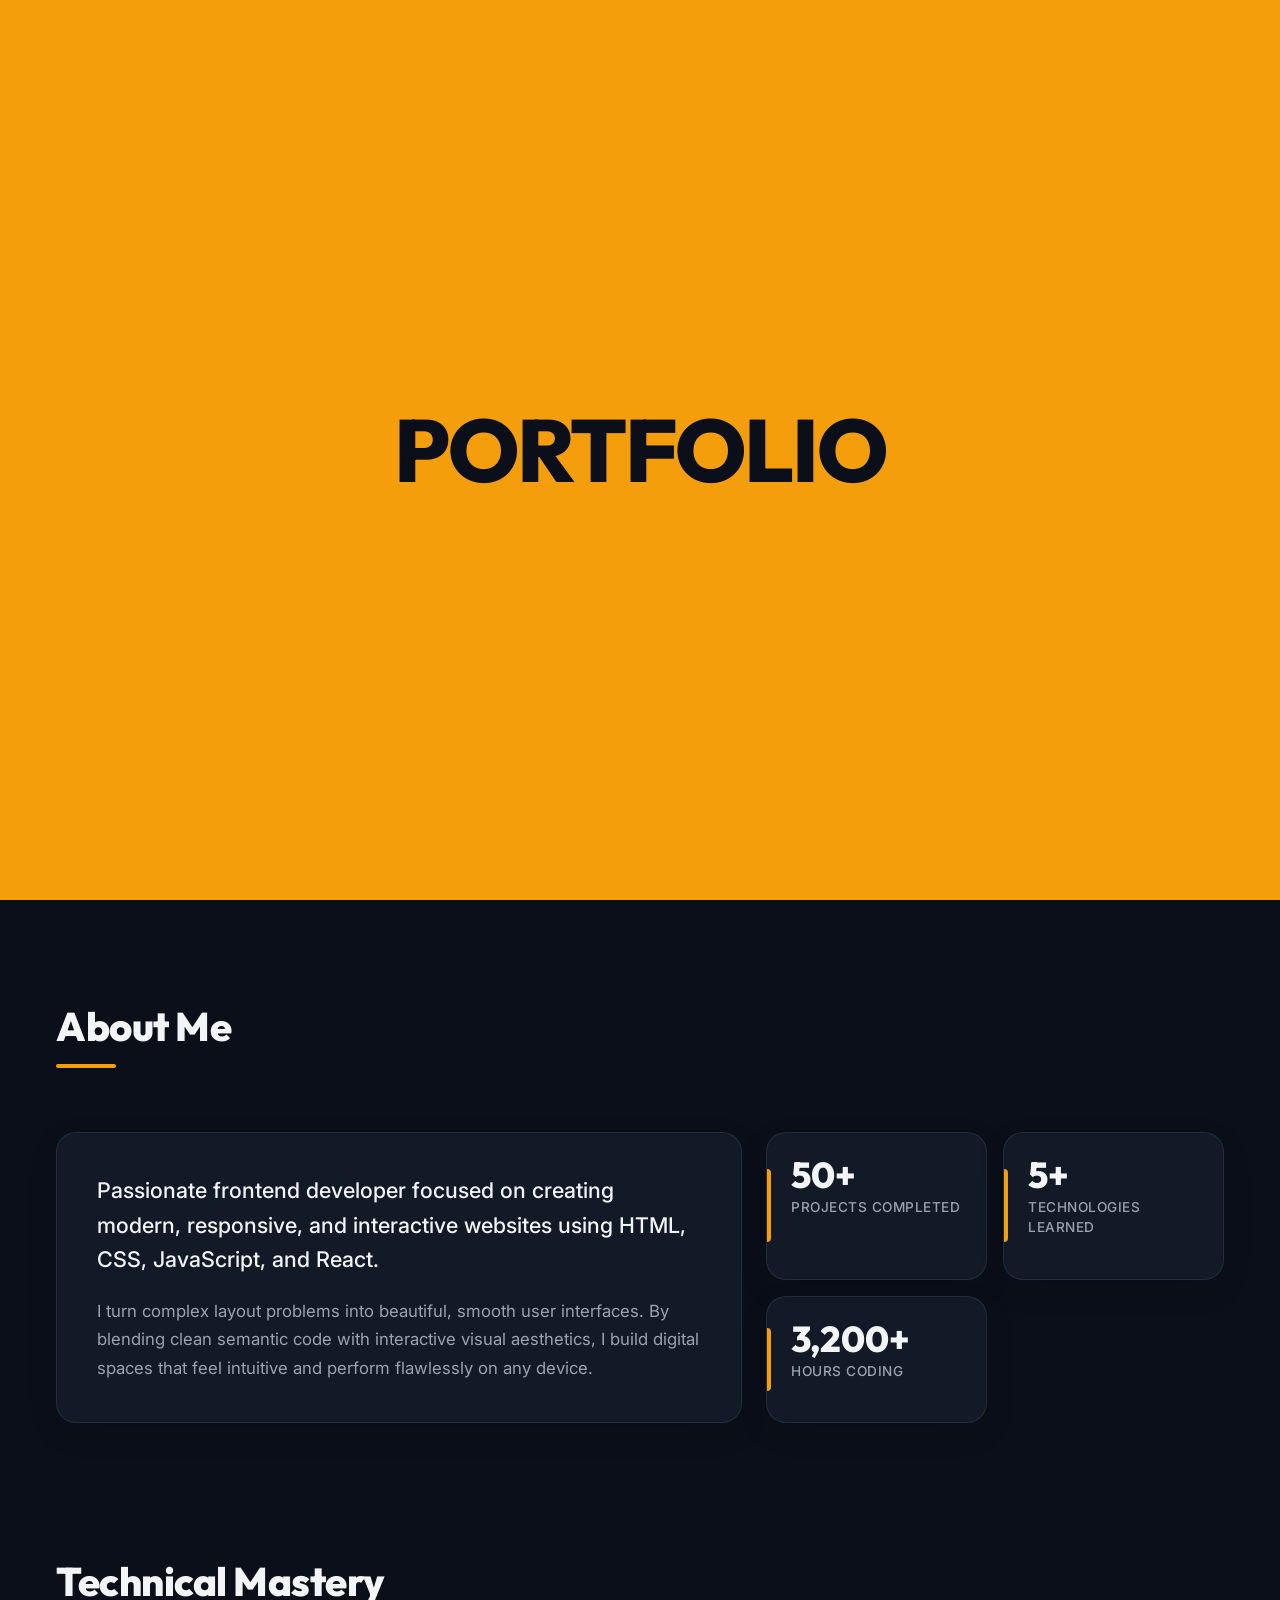
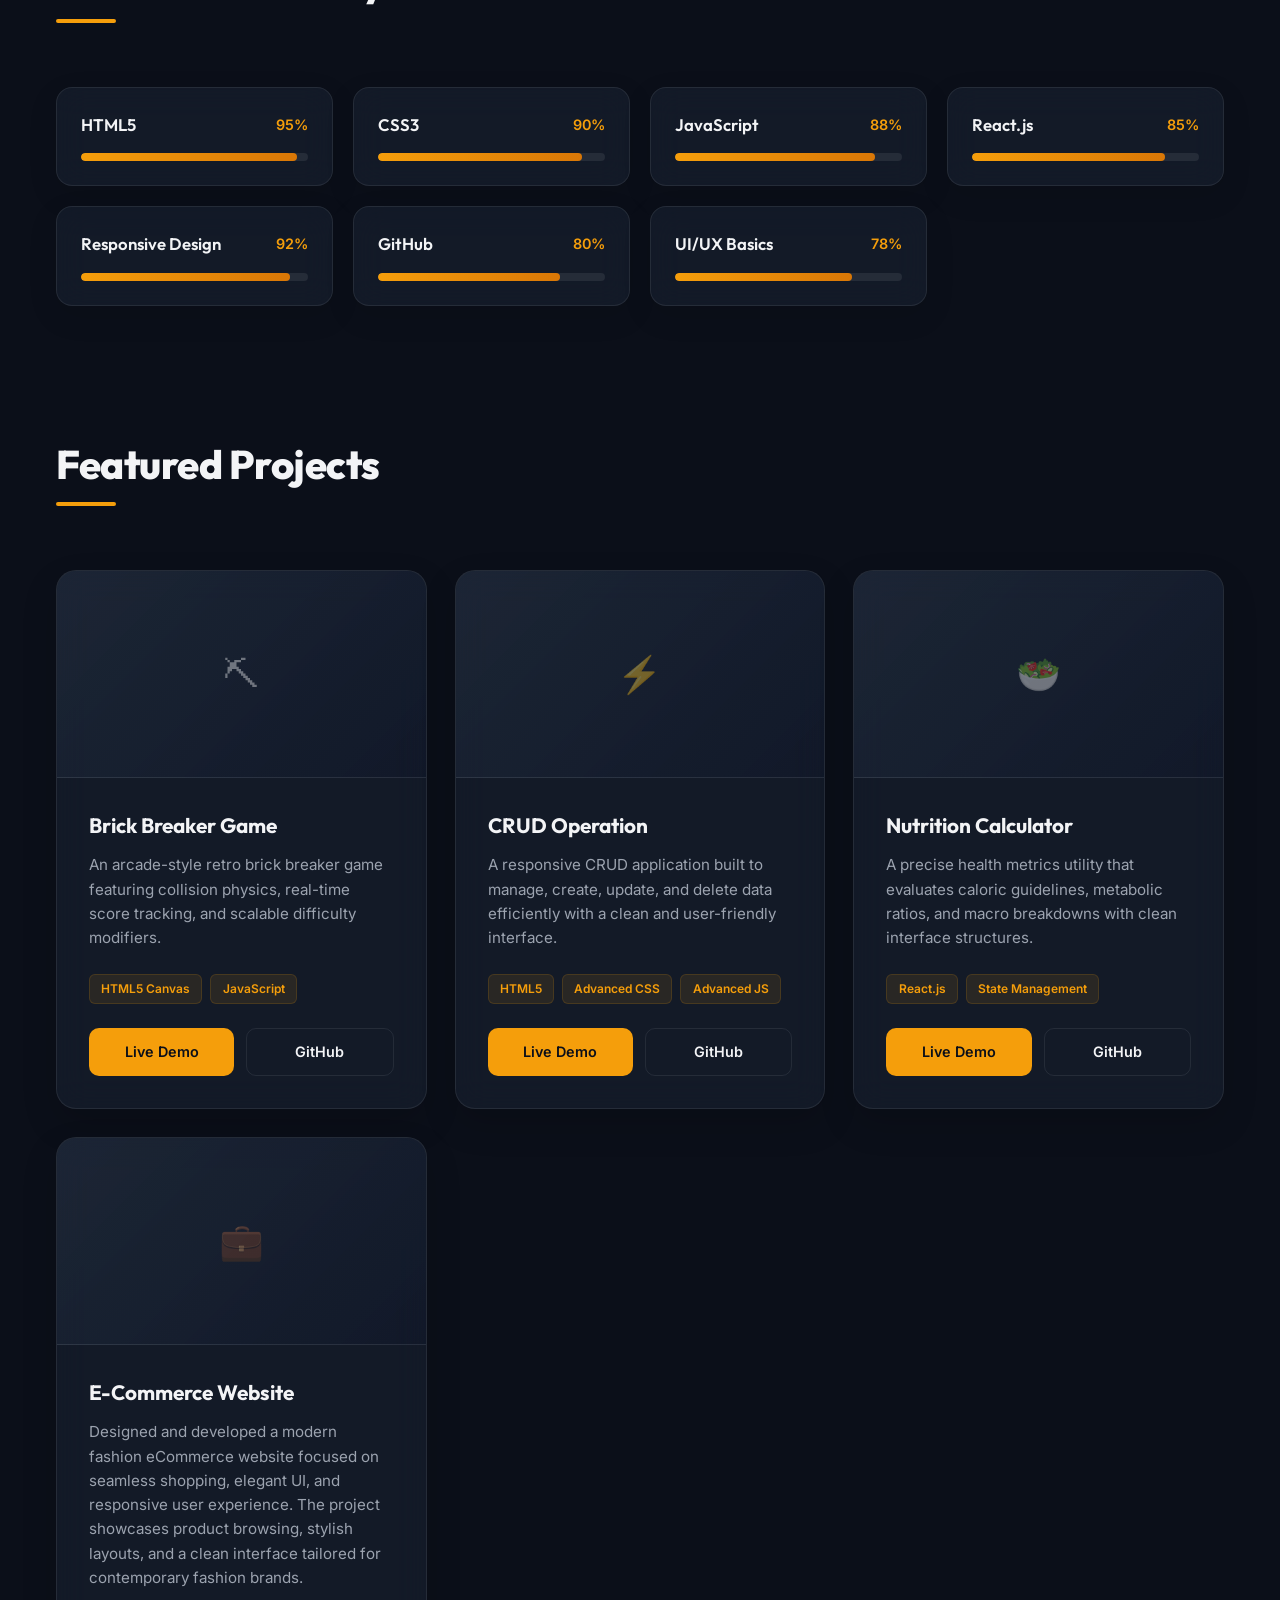
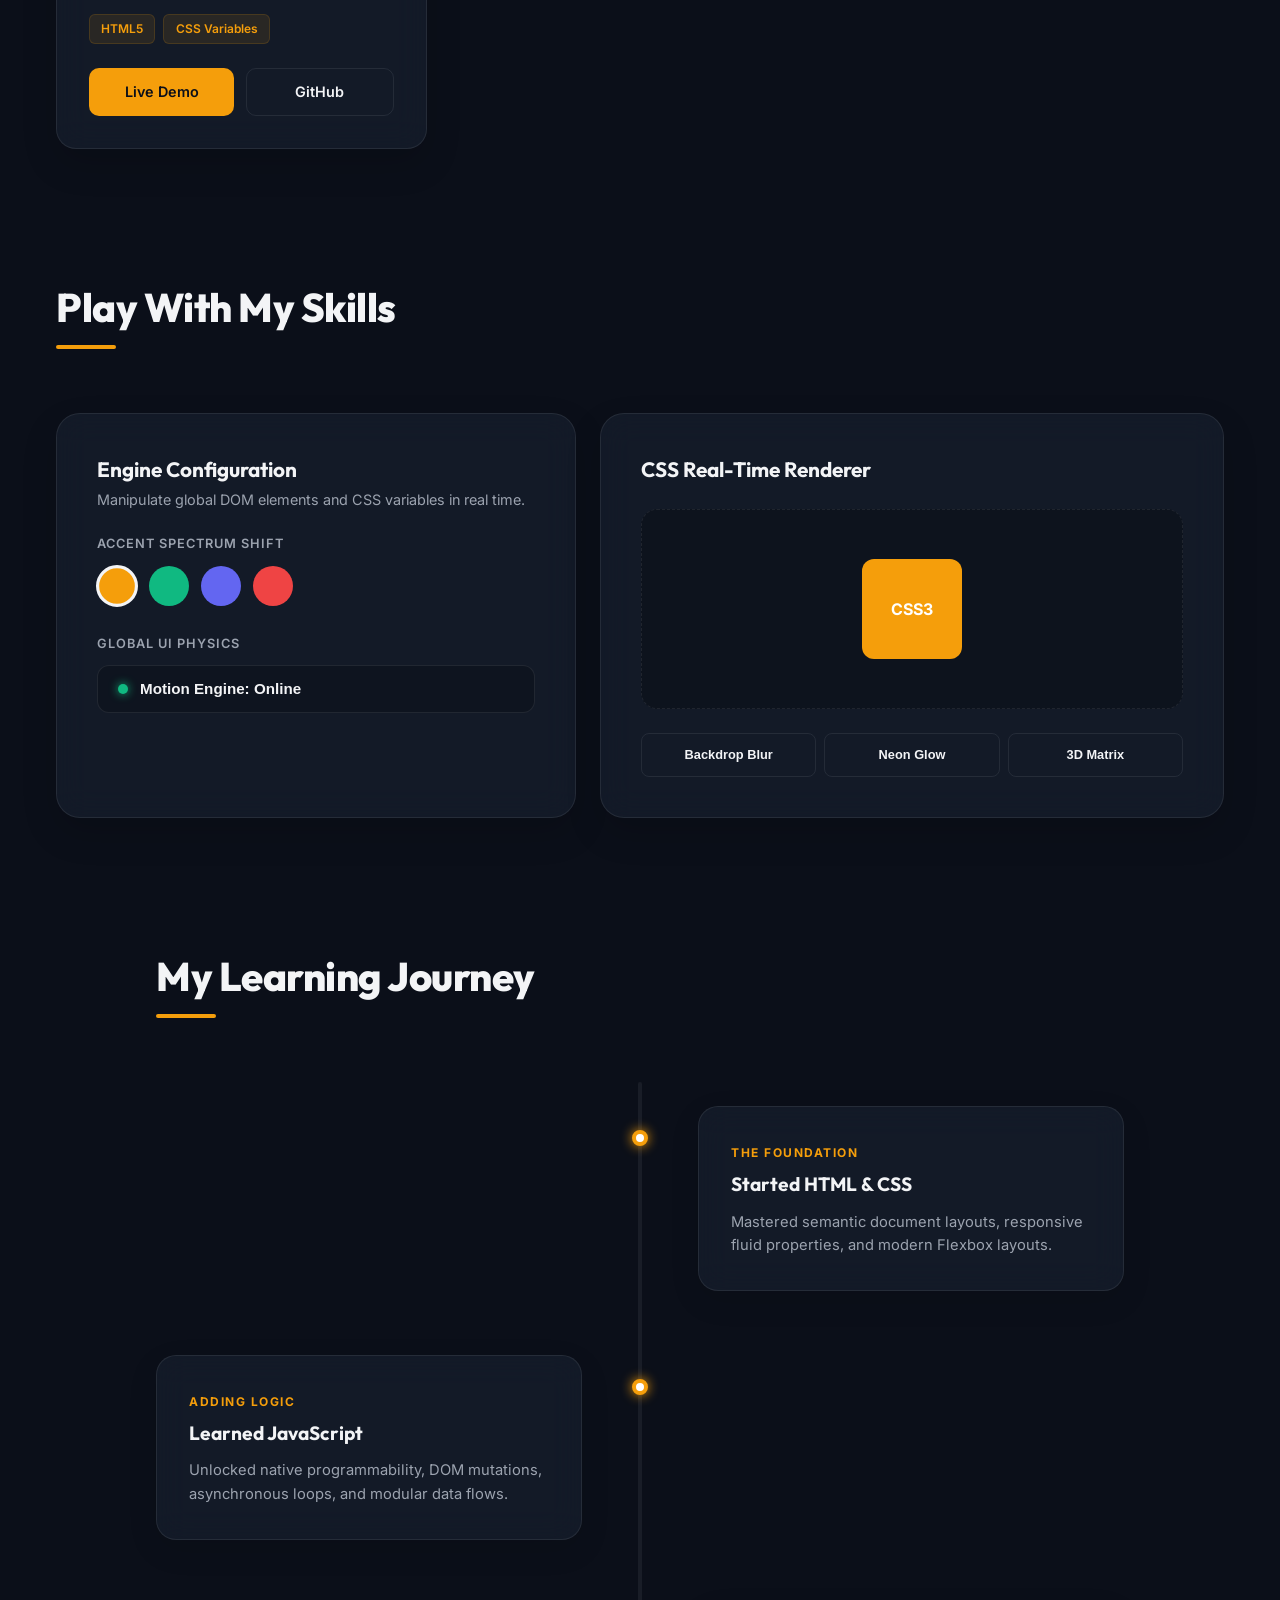
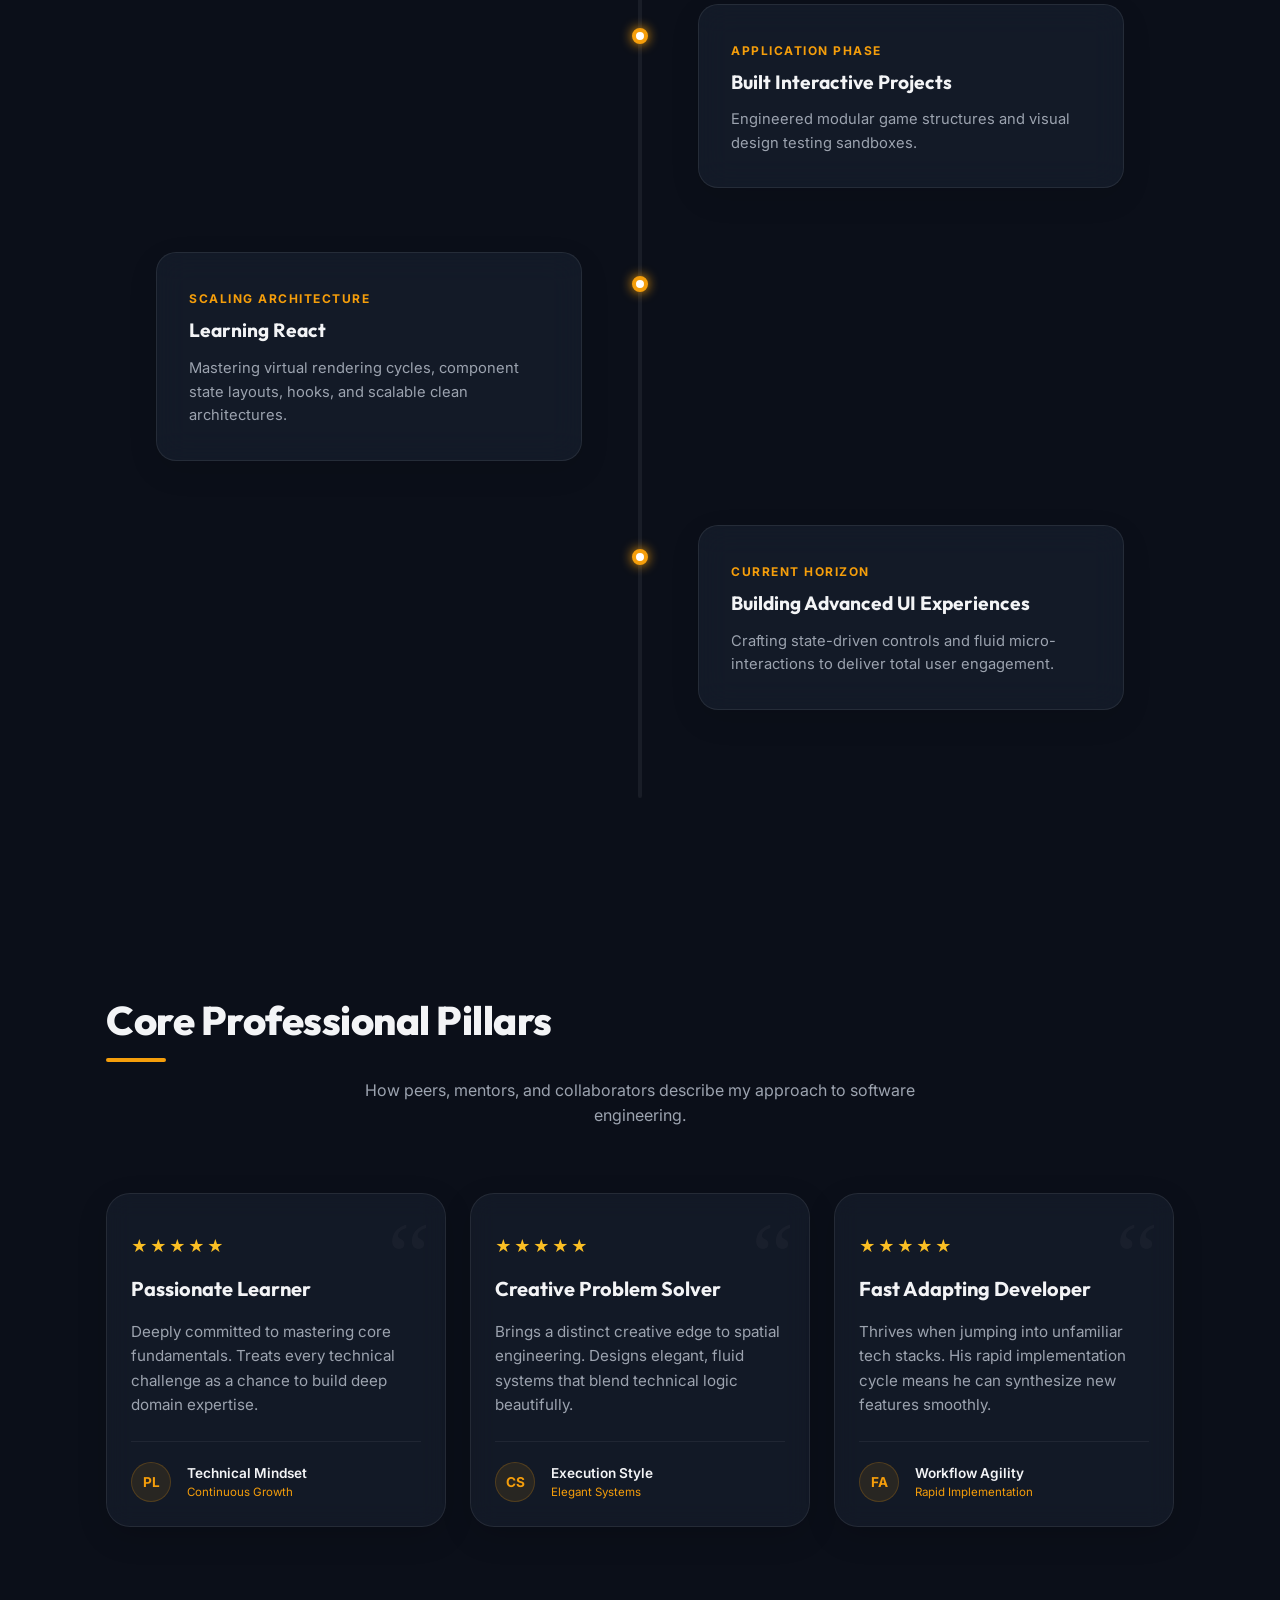
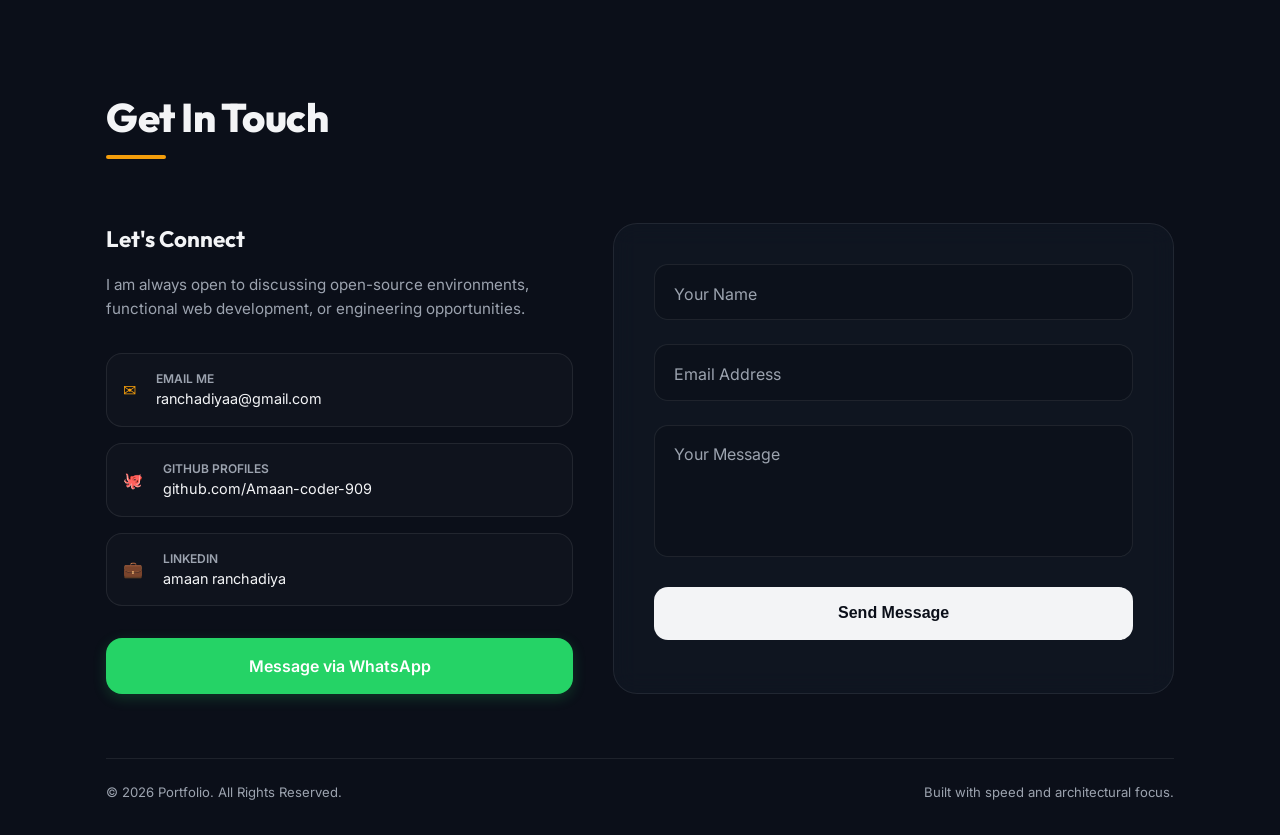
<file: index.html>
<!DOCTYPE html>
<html lang="en">

<head>
  <meta charset="UTF-8" />
  <meta name="viewport" content="width=device-width, initial-scale=1.0" />
  <title>Mohammad Amaan Ranchadiya | Portfolio</title>

  <link rel="preconnect" href="https://fonts.googleapis.com">
  <link rel="preconnect" href="https://fonts.gstatic.com" crossorigin>
  <link
    href="https://fonts.googleapis.com/css2?family=Inter:wght@300;400;500;600;700&family=Outfit:wght@400;500;600;700;800&display=swap"
    rel="stylesheet">

  <link rel="stylesheet" href="style.css" />
</head>

<body>

  <!-- preloader -->
  <div id="preloader">
    <div class="preloader-text-wrapper">
      <h1 id="loader-text"></h1>
    </div>
  </div>

  <section class="hero-section">
    <div class="blob blob-1"></div>
    <div class="blob blob-2"></div>

    <div class="hero-card">
      <p class="hero-greeting">Hi, my name is</p>
      <h1 class="hero-name">Mohammad Amaan Ranchadiya</h1>

      <div class="typing-container">
        I'm a <span id="typing-text"></span><span class="cursor">&nbsp;</span>
      </div>

      <div class="hero-buttons">
        <a href="#projects" class="btn btn-primary">View My Work</a>
        <a href="#contact" class="btn btn-secondary">Let's Talk</a>
      </div>
    </div>
  </section>

  <section class="about-section" id="about">
    <div class="about-container">
      <div class="section-title-container">
        <h2 class="section-title">About Me</h2>
        <div class="title-line"></div>
      </div>
      <div class="about-grid">
        <div class="about-card description-card">
          <p class="about-text">
            Passionate frontend developer focused on creating modern, responsive, and interactive websites using HTML,
            CSS, JavaScript, and React.
          </p>
          <p class="about-text-sub">
            I turn complex layout problems into beautiful, smooth user interfaces. By blending clean semantic code with
            interactive visual aesthetics, I build digital spaces that feel intuitive and perform flawlessly on any
            device.
          </p>
        </div>
        <div class="stats-grid">
          <div class="about-card stat-card">
            <h3 class="stat-number">50+</h3>
            <p class="stat-label">Projects Completed</p>
          </div>
          <div class="about-card stat-card">
            <h3 class="stat-number">5+</h3>
            <p class="stat-label">Technologies Learned</p>
          </div>
          <div class="about-card stat-card">
            <h3 class="stat-number">3,200+</h3>
            <p class="stat-label">Hours Coding</p>
          </div>
        </div>
      </div>
    </div>
  </section>

  <section class="skills-section" id="skills">
    <div class="skills-container">
      <div class="section-title-container">
        <h2 class="section-title">Technical Mastery</h2>
        <div class="title-line"></div>
      </div>
      <div class="skills-grid">
        <div class="skill-card">
          <div class="skill-header">
            <span class="skill-name">HTML5</span>
            <span class="skill-percentage">95%</span>
          </div>
          <div class="progress-track">
            <div class="progress-bar" style="width: 95%;"></div>
          </div>
        </div>
        <div class="skill-card">
          <div class="skill-header">
            <span class="skill-name">CSS3</span>
            <span class="skill-percentage">90%</span>
          </div>
          <div class="progress-track">
            <div class="progress-bar" style="width: 90%;"></div>
          </div>
        </div>
        <div class="skill-card">
          <div class="skill-header">
            <span class="skill-name">JavaScript</span>
            <span class="skill-percentage">88%</span>
          </div>
          <div class="progress-track">
            <div class="progress-bar" style="width: 88%;"></div>
          </div>
        </div>
        <div class="skill-card">
          <div class="skill-header">
            <span class="skill-name">React.js</span>
            <span class="skill-percentage">85%</span>
          </div>
          <div class="progress-track">
            <div class="progress-bar" style="width: 85%;"></div>
          </div>
        </div>
        <div class="skill-card">
          <div class="skill-header">
            <span class="skill-name">Responsive Design</span>
            <span class="skill-percentage">92%</span>
          </div>
          <div class="progress-track">
            <div class="progress-bar" style="width: 92%;"></div>
          </div>
        </div>
        <div class="skill-card">
          <div class="skill-header">
            <span class="skill-name">GitHub</span>
            <span class="skill-percentage">80%</span>
          </div>
          <div class="progress-track">
            <div class="progress-bar" style="width: 80%;"></div>
          </div>
        </div>
        <div class="skill-card">
          <div class="skill-header">
            <span class="skill-name">UI/UX Basics</span>
            <span class="skill-percentage">78%</span>
          </div>
          <div class="progress-track">
            <div class="progress-bar" style="width: 78%;"></div>
          </div>
        </div>
      </div>
    </div>
  </section>

  <section class="projects-section" id="projects">
    <div class="projects-container">
      <div class="section-title-container">
        <h2 class="section-title">Featured Projects</h2>
        <div class="title-line"></div>
      </div>
      <div class="projects-grid">
        <div class="project-card">
          <div class="project-media-placeholder">
            <div class="media-overlay-icon">⛏</div>
          </div>
          <div class="project-content">
            <h3 class="project-title">Brick Breaker Game</h3>
            <p class="project-description">An arcade-style retro brick breaker game featuring collision physics,
              real-time score tracking, and scalable difficulty modifiers.</p>
            <div class="project-tech-stack">
              <span class="tech-tag">HTML5 Canvas</span>
              <span class="tech-tag">JavaScript</span>
            </div>
            <div class="project-actions">
              <a href="https://brick-breaker-two-silk.vercel.app/" class="project-btn btn-live">Live Demo</a>
              <a href="https://github.com/Amaan-coder-909/brick-breaker" class="project-btn btn-git">GitHub</a>
            </div>
          </div>
        </div>
        <div class="project-card">
          <div class="project-media-placeholder">
            <div class="media-overlay-icon">⚡</div>
          </div>
          <div class="project-content">
            <h3 class="project-title">CRUD Operation</h3>
            <p class="project-description">A responsive CRUD application built to manage, create, update, and delete data efficiently with a clean and user-friendly interface.</p>
            <div class="project-tech-stack">
              <span class="tech-tag">HTML5</span>
              <span class="tech-tag">Advanced CSS</span>
              <span class="tech-tag">Advanced JS</span>
            </div>
            <div class="project-actions">
              <a href="https://crudop-six.vercel.app/" class="project-btn btn-live">Live Demo</a>
              <a href="https://github.com/Amaan-coder-909/CRUD-operation-using-JS" class="project-btn btn-git">GitHub</a>
            </div>
          </div>
        </div>
        <div class="project-card">
          <div class="project-media-placeholder">
            <div class="media-overlay-icon">🥗</div>
          </div>
          <div class="project-content">
            <h3 class="project-title">Nutrition Calculator</h3>
            <p class="project-description">A precise health metrics utility that evaluates caloric guidelines, metabolic
              ratios, and macro breakdowns with clean interface structures.</p>
            <div class="project-tech-stack">
              <span class="tech-tag">React.js</span>
              <span class="tech-tag">State Management</span>
            </div>
            <div class="project-actions">
              <a href="https://nutrition-calculator-livid.vercel.app/" class="project-btn btn-live">Live Demo</a>
              <a href="https://github.com/Amaan-coder-909/Nutrition-Calculator" class="project-btn btn-git">GitHub</a>
            </div>
          </div>
        </div>
        <div class="project-card">
          <div class="project-media-placeholder">
            <div class="media-overlay-icon">💼</div>
          </div>
          <div class="project-content">
            <h3 class="project-title">E-Commerce Website</h3>
            <p class="project-description">Designed and developed a modern fashion eCommerce website focused on seamless shopping, elegant UI, and responsive user experience.
The project showcases product browsing, stylish layouts, and a clean interface tailored for contemporary fashion brands.</p>
            <div class="project-tech-stack">
              <span class="tech-tag">HTML5</span>
              <span class="tech-tag">CSS Variables</span>
            </div>
            <div class="project-actions">
              <a href="https://amf-com.vercel.app/" class="project-btn btn-live">Live Demo</a>
              <a href="https://github.com/Amaan-coder-909/amf.com" class="project-btn btn-git">GitHub</a>
            </div>
          </div>
        </div>
      </div>
    </div>
  </section>

  <section class="playground-section" id="playground">
    <div class="playground-container">
      <div class="section-title-container">
        <h2 class="section-title">Play With My Skills</h2>
        <div class="title-line"></div>
      </div>
      <div class="playground-grid">
        <div class="playground-card console-panel">
          <h3 class="panel-title">Engine Configuration</h3>
          <p class="panel-subtitle">Manipulate global DOM elements and CSS variables in real time.</p>
          <div class="control-group">
            <label class="control-label">Accent Spectrum Shift</label>
            <div class="color-swatch-grid">
              <button class="swatch active-swatch" data-accent="#F59E0B" data-hover="#D97706"
                style="background: #F59E0B;"></button>
              <button class="swatch" data-accent="#10B981" data-hover="#059669" style="background: #10B981;"></button>
              <button class="swatch" data-accent="#6366F1" data-hover="#4F46E5" style="background: #6366F1;"></button>
              <button class="swatch" data-accent="#EF4444" data-hover="#DC2626" style="background: #EF4444;"></button>
            </div>
          </div>
          <div class="control-group">
            <label class="control-label">Global UI Physics</label>
            <button class="toggle-btn state-active" id="anim-toggle">
              <span class="indicator-dot"></span>
              <span class="btn-text-state">Motion Engine: Online</span>
            </button>
          </div>
        </div>
        <div class="playground-card visualizer-panel">
          <h3 class="panel-title">CSS Real-Time Renderer</h3>
          <div class="visualizer-stage">
            <div class="interactive-element" id="fx-box"><span id="fx-text">CSS3</span></div>
          </div>
          <div class="effect-controls">
            <button class="fx-btn" data-fx="blur-fx">Backdrop Blur</button>
            <button class="fx-btn" data-fx="glow-fx">Neon Glow</button>
            <button class="fx-btn" data-fx="rotate-fx">3D Matrix</button>
          </div>
        </div>
      </div>
    </div>
  </section>

  <section class="timeline-section" id="journey">
    <div class="timeline-container">
      <div class="section-title-container">
        <h2 class="section-title">My Learning Journey</h2>
        <div class="title-line"></div>
      </div>
      <div class="timeline-track-wrapper">
        <div class="timeline-progress-line"></div>
        <div class="timeline-item">
          <div class="timeline-marker"></div>
          <div class="timeline-content-card">
            <span class="timeline-date">The Foundation</span>
            <h3 class="timeline-node-title">Started HTML & CSS</h3>
            <p class="timeline-node-desc">Mastered semantic document layouts, responsive fluid properties, and modern
              Flexbox layouts.</p>
          </div>
        </div>
        <div class="timeline-item">
          <div class="timeline-marker"></div>
          <div class="timeline-content-card">
            <span class="timeline-date">Adding Logic</span>
            <h3 class="timeline-node-title">Learned JavaScript</h3>
            <p class="timeline-node-desc">Unlocked native programmability, DOM mutations, asynchronous loops, and
              modular data flows.</p>
          </div>
        </div>
        <div class="timeline-item">
          <div class="timeline-marker"></div>
          <div class="timeline-content-card">
            <span class="timeline-date">Application Phase</span>
            <h3 class="timeline-node-title">Built Interactive Projects</h3>
            <p class="timeline-node-desc">Engineered modular game structures and visual design testing sandboxes.</p>
          </div>
        </div>
        <div class="timeline-item">
          <div class="timeline-marker"></div>
          <div class="timeline-content-card">
            <span class="timeline-date">Scaling Architecture</span>
            <h3 class="timeline-node-title">Learning React</h3>
            <p class="timeline-node-desc">Mastering virtual rendering cycles, component state layouts, hooks, and
              scalable clean architectures.</p>
          </div>
        </div>
        <div class="timeline-item">
          <div class="timeline-marker"></div>
          <div class="timeline-content-card">
            <span class="timeline-date">Current Horizon</span>
            <h3 class="timeline-node-title">Building Advanced UI Experiences</h3>
            <p class="timeline-node-desc">Crafting state-driven controls and fluid micro-interactions to deliver total
              user engagement.</p>
          </div>
        </div>
      </div>
    </div>
  </section>

  <section class="testimonials-section" id="endorsements">
    <div class="testimonials-container">
      <div class="section-title-container">
        <h2 class="section-title">Core Professional Pillars</h2>
        <div class="title-line"></div>
        <p class="section-subtitle">How peers, mentors, and collaborators describe my approach to software engineering.
        </p>
      </div>
      <div class="testimonials-grid">
        <div class="testimonial-card">
          <div class="card-quote-icon">“</div>
          <div class="rating-stars">★★★★★</div>
          <h3 class="pillar-title">Passionate Learner</h3>
          <p class="pillar-quote">Deeply committed to mastering core fundamentals. Treats every technical challenge as a
            chance to build deep domain expertise.</p>
          <div class="reviewer-meta">
            <div class="reviewer-avatar">PL</div>
            <div class="reviewer-info"><span class="reviewer-role">Technical Mindset</span><span
                class="reviewer-tag">Continuous Growth</span></div>
          </div>
        </div>
        <div class="testimonial-card">
          <div class="card-quote-icon">“</div>
          <div class="rating-stars">★★★★★</div>
          <h3 class="pillar-title">Creative Problem Solver</h3>
          <p class="pillar-quote">Brings a distinct creative edge to spatial engineering. Designs elegant, fluid systems
            that blend technical logic beautifully.</p>
          <div class="reviewer-meta">
            <div class="reviewer-avatar">CS</div>
            <div class="reviewer-info"><span class="reviewer-role">Execution Style</span><span
                class="reviewer-tag">Elegant Systems</span></div>
          </div>
        </div>
        <div class="testimonial-card">
          <div class="card-quote-icon">“</div>
          <div class="rating-stars">★★★★★</div>
          <h3 class="pillar-title">Fast Adapting Developer</h3>
          <p class="pillar-quote">Thrives when jumping into unfamiliar tech stacks. His rapid implementation cycle means
            he can synthesize new features smoothly.</p>
          <div class="reviewer-meta">
            <div class="reviewer-avatar">FA</div>
            <div class="reviewer-info"><span class="reviewer-role">Workflow Agility</span><span
                class="reviewer-tag">Rapid Implementation</span></div>
          </div>
        </div>
      </div>
    </div>
  </section>

  <section class="contact-section" id="contact">
    <div class="contact-container">
      <div class="section-title-container">
        <h2 class="section-title">Get In Touch</h2>
        <div class="title-line"></div>
      </div>
      <div class="contact-grid">
        <div class="contact-info-panel">
          <h3 class="panel-heading">Let's Connect</h3>
          <p class="panel-desc">I am always open to discussing open-source environments, functional web development, or
            engineering opportunities.</p>
          <div class="connection-channels">
            <a href="mailto:ranchadiyaa@gmail.com" class="channel-card">
              <div class="channel-icon-box">✉</div>
              <div class="channel-details"><span class="channel-label">Email Me</span><span
                  class="channel-value">ranchadiyaa@gmail.com</span></div>
            </a>
            <a href="https://github.com/Amaan-coder-909" class="channel-card">
              <div class="channel-icon-box">🐙</div>
              <div class="channel-details"><span class="channel-label">GitHub Profiles</span><span
                  class="channel-value">github.com/Amaan-coder-909</span></div>
            </a>
             <a href="https://www.linkedin.com/in/amaan-ranchadiya-145a59387/" class="channel-card">
              <div class="channel-icon-box">💼</div>
              <div class="channel-details"><span class="channel-label">LinkedIn</span><span class="channel-value">amaan ranchadiya</span></div>
            </a>
          </div>
          <a href="https://wa.me/919687991236?text=Hello%20Amaan%2C%20I%20want%20to%20connect!" class="whatsapp-btn">Message via WhatsApp</a>
        </div>
        <div class="contact-form-panel">
          <form class="glowing-contact-form" autocomplete="off">
            <div class="input-group">
              <input type="text" id="user-name" required placeholder=" " class="glow-field" />
              <label for="user-name" class="floating-label">Your Name</label>
            </div>
            <div class="input-group">
              <input type="email" id="user-email" required placeholder=" " class="glow-field" />
              <label for="user-email" class="floating-label">Email Address</label>
            </div>
            <div class="input-group">
              <textarea id="user-message" rows="5" required placeholder=" " class="glow-field"></textarea>
              <label for="user-message" class="floating-label">Your Message</label>
            </div>
            <button type="submit" class="form-submit-btn">Send Message</button>
          </form>
        </div>
      </div>
    </div>
  </section>

  <footer class="portfolio-footer">
    <div class="footer-divider"></div>
    <div class="footer-content">
      <p class="footer-copyright">&copy; 2026 Portfolio. All Rights Reserved.</p>
      <p class="footer-tagline">Built with speed and architectural focus.</p>
    </div>
  </footer>

  <script src="script.js"></script>
</body>

</html>
</file>
<file: style.css>
/* ==========================================================================
   DESIGN SYSTEMS & GLOBAL DARK TOKENS (Cyberpunk Amber - Dark Only)
   ========================================================================== */
:root {
  --background: #0B0F19;         /* Ultra-deep dark tech background */
  --surface: #1E293B;            /* Semi-transparent surface tint */
  --text-primary: #F3F4F6;       /* Clean headers cream white */
  --text-secondary: #9CA3AF;     /* Muted body gray text */
  --border: rgba(255, 255, 255, 0.08);
  --transition-speed: 0.3s;
  
  /* Accent Tokens */
  --accent: #F59E0B;             /* Bright Cyberpunk Amber */
  --accent-hover: #D97706;       /* Deep Amber Accent */
  --accent-rgb: 245, 158, 11;    /* For amber lighting overlays */
}

/* Reset and Core Layout Engine */
* {
  margin: 0;
  padding: 0;
  box-sizing: border-box;
  scroll-behavior: smooth;
}

body {
  font-family: 'Inter', sans-serif;
  background-color: var(--background);
  color: var(--text-primary);
  overflow-x: hidden;
  line-height: 1.5;
  -webkit-tap-highlight-color: transparent; /* Smooth mobile touches */
}

h1, h2, h3, h4, .section-title, .hero-name, .skill-name, .panel-title, #loader-text {
  font-family: 'Outfit', sans-serif;
}

/* ==========================================================================
   HIGH-END DYNAMIC TEXT PRELOADER STYLES
   ========================================================================== */
#preloader {
  position: fixed;
  top: 0;
  left: 0;
  width: 100%;
  height: 100vh;
  background-color: #F59E0B;
  display: flex;
  justify-content: center;
  align-items: center;
  z-index: 999999;
  overflow: hidden;
  transition: transform 0.8s cubic-bezier(0.85, 0, 0.15, 1), 
              opacity 0.7s cubic-bezier(0.85, 0, 0.15, 1);
}

#preloader.loaded {
  opacity: 0;
  transform: scale(1.05) translateY(-100%);
  pointer-events: none;
}

.preloader-text-wrapper {
  overflow: hidden;
  padding: 1rem;
}

#loader-text {
  color: #0B0F19;
  font-size: clamp(2.5rem, 8vw, 5.5rem); /* Perfectly dynamic on all viewports */
  font-weight: 800;
  margin: 0;
  letter-spacing: -2px;
  line-height: 1;
  text-transform: uppercase;
  opacity: 1;
  transform: translateY(0) scale(1) rotate(0deg);
  transition: opacity 0.22s cubic-bezier(0.34, 1.56, 0.64, 1), 
              transform 0.22s cubic-bezier(0.34, 1.56, 0.64, 1);
}

#loader-text.hidden {
  opacity: 0;
  transform: translateY(-40px) scale(0.9) rotate(-3deg);
}

/* ==========================================================================
   HERO SECTION STYLES
   ========================================================================== */
.hero-section {
  position: relative;
  min-height: 100vh;
  width: 100%;
  display: flex;
  justify-content: center;
  align-items: center;
  padding: 1rem; /* Reduced for ultra mobile edge breathability */
  overflow: hidden;
}

.blob {
  position: absolute;
  border-radius: 50%;
  filter: blur(80px);
  opacity: 0.12;
  z-index: 1;
  animation: float 12s infinite alternate ease-in-out;
}

.blob-1 {
  width: min(400px, 60vw);
  height: min(400px, 60vw);
  background: var(--accent);
  top: -5%;
  left: -5%;
}

.blob-2 {
  width: min(500px, 80vw);
  height: min(500px, 80vw);
  background: #3B82F6;
  bottom: -5%;
  right: -5%;
  animation-delay: -6s;
}

@keyframes float {
  0% { transform: translate(0, 0) scale(1); }
  100% { transform: translate(20px, 15px) scale(1.05); }
}

.hero-card {
  position: relative;
  z-index: 2;
  background: rgba(30, 41, 59, 0.45);
  backdrop-filter: blur(16px);
  -webkit-backdrop-filter: blur(16px);
  border: 1px solid var(--border);
  border-radius: 24px;
  padding: clamp(1.75rem, 5vw, 4rem); /* Smooth scaling fluid layout padded space */
  width: 100%;
  max-width: 800px;
  text-align: center;
  box-shadow: 0 20px 40px rgba(0, 0, 0, 0.3);
}

.hero-greeting {
  font-size: clamp(0.85rem, 2.5vw, 1.1rem);
  font-weight: 600;
  color: var(--accent);
  text-transform: uppercase;
  letter-spacing: 2px;
  margin-bottom: 0.75rem;
}

.hero-name {
  font-size: clamp(2rem, 7vw, 3.5rem); /* Liquid size calibration scaling */
  font-weight: 800;
  letter-spacing: -1px;
  color: #FFFFFF;
  margin-bottom: 1rem;
  line-height: 1.1;
}

.typing-container {
  font-size: clamp(1.1rem, 3.5vw, 1.5rem);
  color: var(--text-secondary);
  margin-bottom: 2.5rem;
  font-weight: 500;
}

#typing-text {
  color: var(--accent);
  font-weight: 700;
}

.cursor {
  display: inline-block;
  background-color: var(--accent);
  margin-left: 2px;
  width: 3px;
  animation: blink 0.8s infinite;
}

@keyframes blink {
  0%, 100% { opacity: 1; }
  50% { opacity: 0; }
}

/* RESPONSIVE BUTTON FRAME ENGINES */
.hero-buttons {
  display: flex;
  flex-direction: row;
  gap: 1rem;
  justify-content: center;
  flex-wrap: wrap; /* Prevents overflow clipping out boundaries */
}

.btn {
  display: inline-flex;
  align-items: center;
  justify-content: center;
  padding: 0.85rem 2rem;
  font-size: 1rem;
  font-weight: 600;
  border-radius: 12px;
  text-decoration: none;
  min-height: 48px; /* Strict standard mobile touch target baseline rules */
  transition: all var(--transition-speed) ease;
  flex: 1 1 auto; /* Grow and shrink adaptively */
  max-width: 250px;
}

@media (max-width: 480px) {
  .hero-buttons {
    flex-direction: column; /* Stacks button alignments vertically on small viewports */
    align-items: stretch;
  }
  .btn {
    max-width: 100%;
    width: 100%;
  }
}

.btn-primary {
  background-color: var(--accent);
  color: var(--background);
}

.btn-primary:hover {
  background-color: var(--accent-hover);
  transform: translateY(-2px);
}

.btn-secondary {
  background-color: transparent;
  color: var(--text-primary);
  border: 1px solid var(--border);
}

.btn-secondary:hover {
  background-color: rgba(255, 255, 255, 0.05);
}

/* ==========================================================================
   ABOUT ME SECTION STYLES
   ========================================================================== */
.about-section {
  position: relative;
  padding: clamp(3.5rem, 8vw, 6rem) 1rem;
  width: 100%;
  max-width: 1200px;
  margin: 0 auto;
  z-index: 2;
}

.section-title-container {
  margin-bottom: clamp(2rem, 5vw, 4rem);
}

.section-title {
  font-size: clamp(1.75rem, 5vw, 2.5rem);
  font-weight: 800;
  color: var(--text-primary);
  letter-spacing: -0.5px;
  margin-bottom: 0.5rem;
}

.title-line {
  width: 60px;
  height: 4px;
  background-color: var(--accent);
  border-radius: 2px;
}

.about-grid {
  display: grid;
  grid-template-columns: 1.2fr 0.8fr;
  gap: 1.5rem;
}

@media (max-width: 968px) {
  .about-grid {
    grid-template-columns: 1fr; /* Snap grid matrix columns automatically down */
  }
}

.about-card {
  background: rgba(30, 41, 59, 0.45);
  backdrop-filter: blur(16px);
  -webkit-backdrop-filter: blur(16px);
  border: 1px solid var(--border);
  border-radius: 20px;
  padding: clamp(1.25rem, 4vw, 2.5rem);
  box-shadow: 0 10px 30px rgba(0, 0, 0, 0.1);
  transition: transform var(--transition-speed), border-color var(--transition-speed);
}

.about-card:hover {
  border-color: rgba(var(--accent-rgb), 0.4);
}

.description-card {
  display: flex;
  flex-direction: column;
  gap: 1.25rem;
}

.about-text {
  font-size: clamp(1.1rem, 3.5vw, 1.35rem);
  font-weight: 500;
  line-height: 1.6;
  color: var(--text-primary);
}

.about-text-sub {
  font-size: clamp(0.95rem, 2.5vw, 1.05rem);
  line-height: 1.7;
  color: var(--text-secondary);
}

.stats-grid {
  display: grid;
  grid-template-columns: repeat(auto-fit, minmax(200px, 1fr));
  gap: 1rem;
}

@media (max-width: 480px) {
  .stats-grid {
    grid-template-columns: 1fr; /* Micro stack calibration matrix layouts */
  }
}

.stat-card {
  padding: 1.5rem;
  display: flex;
  flex-direction: column;
  gap: 0.25rem;
  position: relative;
  overflow: hidden;
}

.stat-card::before {
  content: '';
  position: absolute;
  left: 0;
  top: 25%;
  height: 50%;
  width: 4px;
  background-color: var(--accent);
  border-radius: 0 4px 4px 0;
}

.stat-number {
  font-size: clamp(1.75rem, 4vw, 2.25rem);
  font-weight: 800;
  color: var(--text-primary);
  line-height: 1;
}

.stat-label {
  font-size: 0.85rem;
  font-weight: 500;
  color: var(--text-secondary);
  text-transform: uppercase;
  letter-spacing: 0.5px;
}

/* ==========================================================================
   SKILLS SECTION STYLES
   ========================================================================== */
.skills-section {
  position: relative;
  padding: 2rem 1rem clamp(3.5rem, 8vw, 6rem) 1rem;
  width: 100%;
  max-width: 1200px;
  margin: 0 auto;
  z-index: 2;
}

.skills-grid {
  display: grid;
  grid-template-columns: repeat(auto-fill, minmax(min(100%, 260px), 1fr)); /* Adaptive safe fluid configuration loops */
  gap: 1.25rem;
}

.skill-card {
  background: rgba(30, 41, 59, 0.45);
  backdrop-filter: blur(16px);
  -webkit-backdrop-filter: blur(16px);
  border: 1px solid var(--border);
  border-radius: 16px;
  padding: 1.5rem;
  box-shadow: 0 10px 30px rgba(0, 0, 0, 0.1);
  transition: transform var(--transition-speed) cubic-bezier(0.25, 1, 0.5, 1),
              border-color var(--transition-speed) ease,
              box-shadow var(--transition-speed) ease;
}

@media (min-width: 769px) {
  .skill-card:hover {
    transform: translateY(-5px);
    border-color: rgba(var(--accent-rgb), 0.6);
    box-shadow: 0 15px 35px rgba(var(--accent-rgb), 0.25);
  }
}

.skill-header {
  display: flex;
  justify-content: space-between;
  align-items: center;
  margin-bottom: 1rem;
}

.skill-name {
  font-size: 1.05rem;
  font-weight: 600;
  color: var(--text-primary);
}

.skill-percentage {
  font-size: 0.9rem;
  font-weight: 600;
  color: var(--accent);
}

.progress-track {
  width: 100%;
  height: 8px;
  background-color: rgba(255, 255, 255, 0.08);
  border-radius: 4px;
  overflow: hidden;
  position: relative;
}

.progress-bar {
  height: 100%;
  background: linear-gradient(90deg, var(--accent), var(--accent-hover));
  border-radius: 4px;
  transform: scaleX(0);
  transform-origin: left;
  transition: transform 1.2s cubic-bezier(0.34, 1.56, 0.64, 1);
}

/* ==========================================================================
   PROJECTS SHOWCASE SECTION STYLES
   ========================================================================== */
.projects-section {
  position: relative;
  padding: 2rem 1rem clamp(3.5rem, 8vw, 6rem) 1rem;
  width: 100%;
  max-width: 1200px;
  margin: 0 auto;
  z-index: 2;
}

.projects-grid {
  display: grid;
  grid-template-columns: repeat(auto-fill, minmax(min(100%, 320px), 1fr)); /* Strict fluid wrapping layouts prevention codes */
  gap: 1.75rem;
}

.project-card {
  background: rgba(30, 41, 59, 0.45);
  backdrop-filter: blur(16px);
  -webkit-backdrop-filter: blur(16px);
  border: 1px solid var(--border);
  border-radius: 20px;
  overflow: hidden;
  box-shadow: 0 15px 35px rgba(0, 0, 0, 0.15);
  display: flex;
  flex-direction: column;
  transition: transform var(--transition-speed) cubic-bezier(0.25, 1, 0.5, 1),
              border-color var(--transition-speed) ease,
              box-shadow var(--transition-speed) ease;
}

@media (min-width: 769px) {
  .project-card:hover {
    transform: translateY(-8px);
    border-color: rgba(var(--accent-rgb), 0.5);
    box-shadow: 0 20px 40px rgba(var(--accent-rgb), 0.2);
  }
}

.project-media-placeholder {
  width: 100%;
  aspect-ratio: 16 / 9;
  background: linear-gradient(135deg, rgba(51, 65, 85, 0.3), rgba(15, 23, 42, 0.5));
  position: relative;
  display: flex;
  justify-content: center;
  align-items: center;
  border-bottom: 1px solid var(--border);
}

.media-overlay-icon {
  font-size: 2.25rem;
  opacity: 0.4;
  transition: transform 0.5s ease, opacity 0.5s ease;
}

.project-card:hover .media-overlay-icon {
  transform: scale(1.1);
  opacity: 1;
  color: var(--accent);
}

.project-content {
  padding: clamp(1.25rem, 3vw, 2rem);
  display: flex;
  flex-direction: column;
  flex-grow: 1;
}

.project-title {
  font-size: 1.3rem;
  font-weight: 700;
  color: var(--text-primary);
  margin-bottom: 0.75rem;
}

.project-description {
  font-size: 0.95rem;
  line-height: 1.6;
  color: var(--text-secondary);
  margin-bottom: 1.5rem;
  flex-grow: 1;
}

.project-tech-stack {
  display: flex;
  flex-wrap: wrap;
  gap: 0.5rem;
  margin-bottom: 1.5rem;
}

.tech-tag {
  background: rgba(var(--accent-rgb), 0.1);
  color: var(--accent);
  font-size: 0.75rem;
  font-weight: 600;
  padding: 0.3rem 0.7rem;
  border-radius: 6px;
  border: 1px solid rgba(var(--accent-rgb), 0.15);
}

/* CARDS ACTIONS TOUCH INDEX OPTIMIZATIONS FOR BUTTONS */
.project-actions {
  display: flex;
  flex-direction: row;
  gap: 0.75rem;
}

.project-btn {
  flex: 1;
  display: inline-flex;
  align-items: center;
  justify-content: center;
  padding: 0.75rem 1rem;
  font-size: 0.9rem;
  font-weight: 600;
  border-radius: 10px;
  text-decoration: none;
  min-height: 44px; /* Fluid high performance mobile click dimensions rules */
  transition: all var(--transition-speed) ease;
}

@media (max-width: 360px) {
  .project-actions {
    flex-direction: column; /* Force vertical flow mapping stacked arrangements */
  }
}

.btn-live {
  background-color: var(--accent);
  color: var(--background);
}

.btn-live:hover {
  background-color: var(--accent-hover);
  transform: translateY(-2px);
}

.btn-git {
  background-color: transparent;
  color: var(--text-primary);
  border: 1px solid var(--border);
}

.btn-git:hover {
  background-color: rgba(255, 255, 255, 0.05);
  transform: translateY(-2px);
}

/* ==========================================================================
   INTERACTIVE PLAYGROUND SECTION
   ========================================================================== */
.playground-section {
  position: relative;
  padding: 2rem 1rem clamp(3.5rem, 8vw, 6rem) 1rem;
  width: 100%;
  max-width: 1200px;
  margin: 0 auto;
  z-index: 2;
}

.playground-grid {
  display: grid;
  grid-template-columns: 1fr 1.2fr;
  gap: 1.5rem;
}

@media (max-width: 850px) {
  .playground-grid {
    grid-template-columns: 1fr;
  }
}

.playground-card {
  background: rgba(30, 41, 59, 0.45);
  backdrop-filter: blur(16px);
  -webkit-backdrop-filter: blur(16px);
  border: 1px solid var(--border);
  border-radius: 24px;
  padding: clamp(1.25rem, 4vw, 2.5rem);
  box-shadow: 0 15px 35px rgba(0, 0, 0, 0.15);
}

.panel-title {
  font-size: 1.3rem;
  font-weight: 700;
  color: var(--text-primary);
  margin-bottom: 0.25rem;
}

.panel-subtitle {
  font-size: 0.9rem;
  color: var(--text-secondary);
  margin-bottom: 1.5rem;
}

.control-group {
  margin-bottom: 1.75rem;
}

.control-label {
  display: block;
  font-size: 0.8rem;
  font-weight: 600;
  text-transform: uppercase;
  letter-spacing: 1px;
  color: var(--text-secondary);
  margin-bottom: 0.75rem;
}

.color-swatch-grid {
  display: flex;
  gap: 0.75rem;
  flex-wrap: wrap;
}

.swatch {
  width: 40px; /* Enhanced touch dimension rules variables codes */
  height: 40px;
  border-radius: 50%;
  border: 3px solid transparent;
  cursor: pointer;
  transition: transform 0.2s ease, border-color 0.2s ease;
}

.swatch:hover {
  transform: scale(1.1);
}

.swatch.active-swatch {
  border-color: var(--text-primary);
  transform: scale(1.05);
}

.toggle-btn {
  width: 100%;
  display: inline-flex;
  align-items: center;
  gap: 0.75rem;
  padding: 0.85rem 1.25rem;
  background: rgba(0, 0, 0, 0.2);
  border: 1px solid var(--border);
  border-radius: 12px;
  color: var(--text-primary);
  font-weight: 600;
  font-size: 0.95rem;
  min-height: 48px;
  cursor: pointer;
  transition: all var(--transition-speed);
}

.indicator-dot {
  width: 10px;
  height: 10px;
  border-radius: 50%;
  background-color: #EF4444;
  transition: background-color var(--transition-speed), box-shadow var(--transition-speed);
}

.toggle-btn.state-active .indicator-dot {
  background-color: #10B981;
  box-shadow: 0 0 10px #10B981;
}

body.no-animations * {
  animation: none !important;
  transition: none !important;
}

.visualizer-stage {
  min-height: 200px;
  background: rgba(0, 0, 0, 0.25);
  border-radius: 16px;
  border: 1px dashed var(--border);
  display: flex;
  justify-content: center;
  align-items: center;
  margin: 1.5rem 0;
  perspective: 600px;
}

.interactive-element {
  width: 100px;
  height: 100px;
  background-color: var(--accent);
  border-radius: 12px;
  display: flex;
  justify-content: center;
  align-items: center;
  transition: all 0.5s cubic-bezier(0.25, 1, 0.5, 1);
}

#fx-text {
  font-weight: 700;
  color: #FFFFFF;
}

.interactive-element.blur-fx {
  background-color: rgba(255, 255, 255, 0.1);
  backdrop-filter: blur(12px);
  -webkit-backdrop-filter: blur(12px);
  border: 1px solid rgba(255, 255, 255, 0.2);
}
.interactive-element.glow-fx {
  box-shadow: 0 0 40px var(--accent);
}
.interactive-element.rotate-fx {
  transform: rotateY(45deg) rotateX(15deg);
}

.effect-controls {
  display: grid;
  grid-template-columns: repeat(3, 1fr);
  gap: 0.5rem;
}

@media (max-width: 360px) {
  .effect-controls {
    grid-template-columns: 1fr; /* Stacks interactive actions tightly */
  }
}

.fx-btn {
  background: transparent;
  color: var(--text-primary);
  border: 1px solid var(--border);
  padding: 0.75rem 0.5rem;
  font-size: 0.8rem;
  font-weight: 600;
  border-radius: 8px;
  min-height: 44px;
  cursor: pointer;
  transition: all var(--transition-speed);
}

.fx-btn:hover {
  background: rgba(255, 255, 255, 0.05);
}

.fx-btn.fx-active {
  background-color: var(--accent);
  color: var(--background);
  border-color: var(--accent);
}

/* ==========================================================================
   TIMELINE SECTION
   ========================================================================== */
.timeline-section {
  position: relative;
  padding: 2rem 1rem clamp(3.5rem, 8vw, 6rem) 1rem;
  width: 100%;
  max-width: 1000px;
  margin: 0 auto;
  z-index: 2;
}

.timeline-track-wrapper {
  position: relative;
  margin-top: 3rem;
  padding: 1.5rem 0;
}

.timeline-track-wrapper::before {
  content: '';
  position: absolute;
  left: 50%;
  top: 0;
  bottom: 0;
  width: 4px;
  background: rgba(255, 255, 255, 0.06);
  transform: translateX(-50%);
  border-radius: 4px;
}

.timeline-progress-line {
  position: absolute;
  left: 50%;
  top: 0;
  width: 4px;
  background: linear-gradient(to bottom, var(--accent), var(--accent-hover));
  transform: translateX(-50%);
  border-radius: 4px;
  height: 0%;
  transition: height 0.1s ease-out;
}

.timeline-item {
  position: relative;
  width: 100%;
  margin-bottom: 4rem;
  display: flex;
  justify-content: flex-start;
}

.timeline-item:nth-child(even) {
  justify-content: flex-end;
}

.timeline-marker {
  position: absolute;
  left: 50%;
  top: 2rem;
  width: 16px;
  height: 16px;
  border-radius: 50%;
  background: var(--background);
  border: 4px solid var(--border);
  transform: translate(-50%, -50%);
  z-index: 5;
}

.timeline-item.node-active .timeline-marker {
  border-color: var(--accent);
  background: #FFFFFF;
  box-shadow: 0 0 12px var(--accent);
}

.timeline-content-card {
  width: 44%;
  background: rgba(30, 41, 59, 0.45);
  backdrop-filter: blur(16px);
  -webkit-backdrop-filter: blur(16px);
  border: 1px solid var(--border);
  border-radius: 20px;
  padding: clamp(1.25rem, 3vw, 2rem);
  box-shadow: 0 10px 30px rgba(0, 0, 0, 0.1);
  opacity: 0;
  transform: translateY(30px);
  transition: transform 0.6s cubic-bezier(0.25, 1, 0.5, 1), opacity 0.6s ease;
}

.timeline-item.node-active .timeline-content-card {
  opacity: 1;
  transform: translateY(0);
}

.timeline-date {
  display: inline-block;
  font-size: 0.75rem;
  font-weight: 700;
  color: var(--accent);
  text-transform: uppercase;
  letter-spacing: 1.5px;
  margin-bottom: 0.5rem;
}

.timeline-node-title {
  font-size: 1.2rem;
  font-weight: 700;
  color: var(--text-primary);
  margin-bottom: 0.75rem;
}

.timeline-node-desc {
  font-size: 0.92rem;
  line-height: 1.6;
  color: var(--text-secondary);
}

/* TIMELINE CONTEXT MEDIA QUERIES FOR TABLES/PHONES */
@media (max-width: 768px) {
  .timeline-track-wrapper::before, .timeline-progress-line {
    left: 16px;
    transform: none;
  }
  .timeline-item {
    justify-content: flex-end !important;
    padding-left: 40px;
  }
  .timeline-content-card {
    width: 100%;
  }
  .timeline-marker {
    left: 16px;
    transform: translate(-50%, -50%);
  }
}

/* ==========================================================================
   TESTIMONIALS SECTION
   ========================================================================== */
.testimonials-section {
  position: relative;
  padding: clamp(3.5rem, 8vw, 6rem) 1rem;
  width: 100%;
  max-width: 1100px;
  margin: 0 auto;
  z-index: 2;
}

.section-subtitle {
  text-align: center;
  color: var(--text-secondary);
  font-size: clamp(0.9rem, 2.5vw, 1rem);
  max-width: 600px;
  margin: 1rem auto 0 auto;
  line-height: 1.6;
}

.testimonials-grid {
  display: grid;
  grid-template-columns: repeat(auto-fit, minmax(min(100%, 300px), 1fr));
  gap: 1.5rem;
  margin-top: 3rem;
}

.testimonial-card {
  position: relative;
  background: rgba(30, 41, 59, 0.4);
  backdrop-filter: blur(12px);
  -webkit-backdrop-filter: blur(12px);
  border: 1px solid var(--border);
  border-radius: 24px;
  padding: clamp(1.5rem, 4vw, 2.5rem) 1.5rem 1.5rem 1.5rem;
  box-shadow: 0 10px 30px rgba(0, 0, 0, 0.15);
  display: flex;
  flex-direction: column;
  justify-content: space-between;
  overflow: hidden;
  transition: transform 0.4s cubic-bezier(0.25, 1, 0.5, 1), border-color 0.4s ease, box-shadow 0.4s ease;
}

@media (min-width: 769px) {
  .testimonial-card:hover {
    transform: translateY(-8px);
    border-color: rgba(var(--accent-rgb), 0.3);
    box-shadow: 0 20px 40px rgba(0, 0, 0, 0.25);
  }
}

.card-quote-icon {
  position: absolute;
  top: -10px;
  right: 15px;
  font-size: 6rem;
  color: rgba(255, 255, 255, 0.03);
  font-family: serif;
  user-select: none;
}

.rating-stars {
  color: #FBBF24;
  font-size: 1rem;
  letter-spacing: 2px;
  margin-bottom: 1rem;
}

.pillar-title {
  font-size: 1.25rem;
  font-weight: 700;
  color: var(--text-primary);
  margin-bottom: 1rem;
}

.pillar-quote {
  font-size: 0.95rem;
  line-height: 1.6;
  color: var(--text-secondary);
  margin-bottom: 1.5rem;
}

.reviewer-meta {
  display: flex;
  align-items: center;
  gap: 1rem;
  padding-top: 1.25rem;
  border-top: 1px solid rgba(255, 255, 255, 0.06);
}

.reviewer-avatar {
  width: 40px;
  height: 40px;
  border-radius: 50%;
  background: rgba(var(--accent-rgb), 0.1);
  color: var(--accent);
  font-weight: 700;
  font-size: 0.85rem;
  display: flex;
  align-items: center;
  justify-content: center;
  border: 1px solid rgba(var(--accent-rgb), 0.2);
}

.reviewer-info {
  display: flex;
  flex-direction: column;
}

.reviewer-role {
  font-size: 0.85rem;
  font-weight: 600;
  color: var(--text-primary);
}

.reviewer-tag {
  font-size: 0.72rem;
  color: var(--accent);
}

/* ==========================================================================
   CONTACT SECTION & FOOTER
   ========================================================================== */
.contact-section {
  position: relative;
  padding: 4rem 1rem;
  width: 100%;
  max-width: 1100px;
  margin: 0 auto;
  z-index: 2;
}

.contact-grid {
  display: grid;
  grid-template-columns: 1fr 1.2fr;
  gap: 2.5rem;
  margin-top: 3rem;
}

@media (max-width: 850px) {
  .contact-grid {
    grid-template-columns: 1fr;
  }
}

.contact-info-panel {
  display: flex;
  flex-direction: column;
}

.panel-heading {
  font-size: 1.4rem;
  font-weight: 700;
  color: var(--text-primary);
  margin-bottom: 1rem;
}

.panel-desc {
  font-size: 0.95rem;
  color: var(--text-secondary);
  line-height: 1.6;
  margin-bottom: 2rem;
}

.connection-channels {
  display: flex;
  flex-direction: column;
  gap: 1rem;
  margin-bottom: 2rem;
}

.channel-card {
  display: flex;
  align-items: center;
  gap: 1.25rem;
  padding: 1rem;
  background: rgba(255, 255, 255, 0.02);
  border: 1px solid var(--border);
  border-radius: 16px;
  text-decoration: none;
  min-height: 60px;
  transition: all 0.3s ease;
}

.channel-card:not(.card-disabled):hover {
  transform: translateX(6px);
  border-color: rgba(var(--accent-rgb), 0.4);
  background: rgba(var(--accent-rgb), 0.03);
}

.channel-icon-box {
  color: var(--accent);
  display: flex;
  align-items: center;
}

.channel-details {
  display: flex;
  flex-direction: column;
  overflow: hidden; /* Prevents text bounds rupture */
}

.channel-label {
  font-size: 0.75rem;
  font-weight: 600;
  color: var(--text-secondary);
  text-transform: uppercase;
}

.channel-value {
  font-size: 0.9rem;
  color: var(--text-primary);
  white-space: nowrap;
  overflow: hidden;
  text-overflow: ellipsis; /* Smart clipping for small displays */
}

.whatsapp-btn {
  display: inline-flex;
  align-items: center;
  justify-content: center;
  padding: 1rem;
  background: #25D366;
  color: #FFFFFF;
  font-weight: 600;
  border-radius: 16px;
  text-decoration: none;
  min-height: 48px;
  box-shadow: 0 4px 14px rgba(37, 211, 102, 0.2);
  transition: transform 0.3s ease;
}

.whatsapp-btn:hover {
  transform: translateY(-2px);
}

.contact-form-panel {
  background: rgba(30, 41, 59, 0.25);
  backdrop-filter: blur(12px);
  -webkit-backdrop-filter: blur(12px);
  border: 1px solid var(--border);
  border-radius: 24px;
  padding: clamp(1.25rem, 4vw, 2.5rem);
}

.glowing-contact-form {
  display: flex;
  flex-direction: column;
  gap: 1.5rem;
}

.input-group {
  position: relative;
}

.glow-field {
  width: 100%;
  padding: 1.1rem 1.25rem;
  background: rgba(0, 0, 0, 0.15);
  border: 1px solid var(--border);
  border-radius: 14px;
  outline: none;
  font-size: 0.98rem;
  color: var(--text-primary);
  font-family: inherit;
  transition: all 0.4s ease;
}

.glow-field:focus {
  border-color: var(--accent);
  background: rgba(0, 0, 0, 0.3);
  box-shadow: 0 0 0 4px rgba(var(--accent-rgb), 0.15), 0 0 20px rgba(var(--accent-rgb), 0.1);
}

.floating-label {
  position: absolute;
  left: 1.25rem;
  top: 1.1rem;
  color: var(--text-secondary);
  transition: all 0.3s ease;
  pointer-events: none;
}

.glow-field:focus ~ .floating-label,
.glow-field:not(:placeholder-shown) ~ .floating-label {
  transform: translate(-0.25rem, -1.8rem) scale(0.85);
  color: var(--accent);
}

textarea.glow-field {
  resize: none;
}

.form-submit-btn {
  width: 100%; /* Spans full horizontal scale on mobile views */
  padding: 1.1rem;
  background: var(--text-primary);
  color: var(--background);
  border: none;
  border-radius: 14px;
  font-size: 1rem;
  font-weight: 700;
  min-height: 48px;
  cursor: pointer;
  transition: transform 0.3s ease;
  display: inline-flex;
  align-items: center;
  justify-content: center;
}

.form-submit-btn:hover {
  transform: translateY(-2px);
}

.portfolio-footer {
  width: 100%;
  max-width: 1100px;
  margin: 0 auto;
  padding: 0 1rem 2rem 1rem;
}

.footer-divider {
  width: 100%;
  height: 1px;
  background: var(--border);
  margin-bottom: 1.5rem;
}

.footer-content {
  display: flex;
  flex-direction: row;
  justify-content: space-between;
  align-items: center;
  color: var(--text-secondary);
  font-size: 0.82rem;
  gap: 1rem;
}

@media (max-width: 480px) {
  .footer-content {
    flex-direction: column; /* Center stack alignment details on phones */
    text-align: center;
  }
}
</file>
